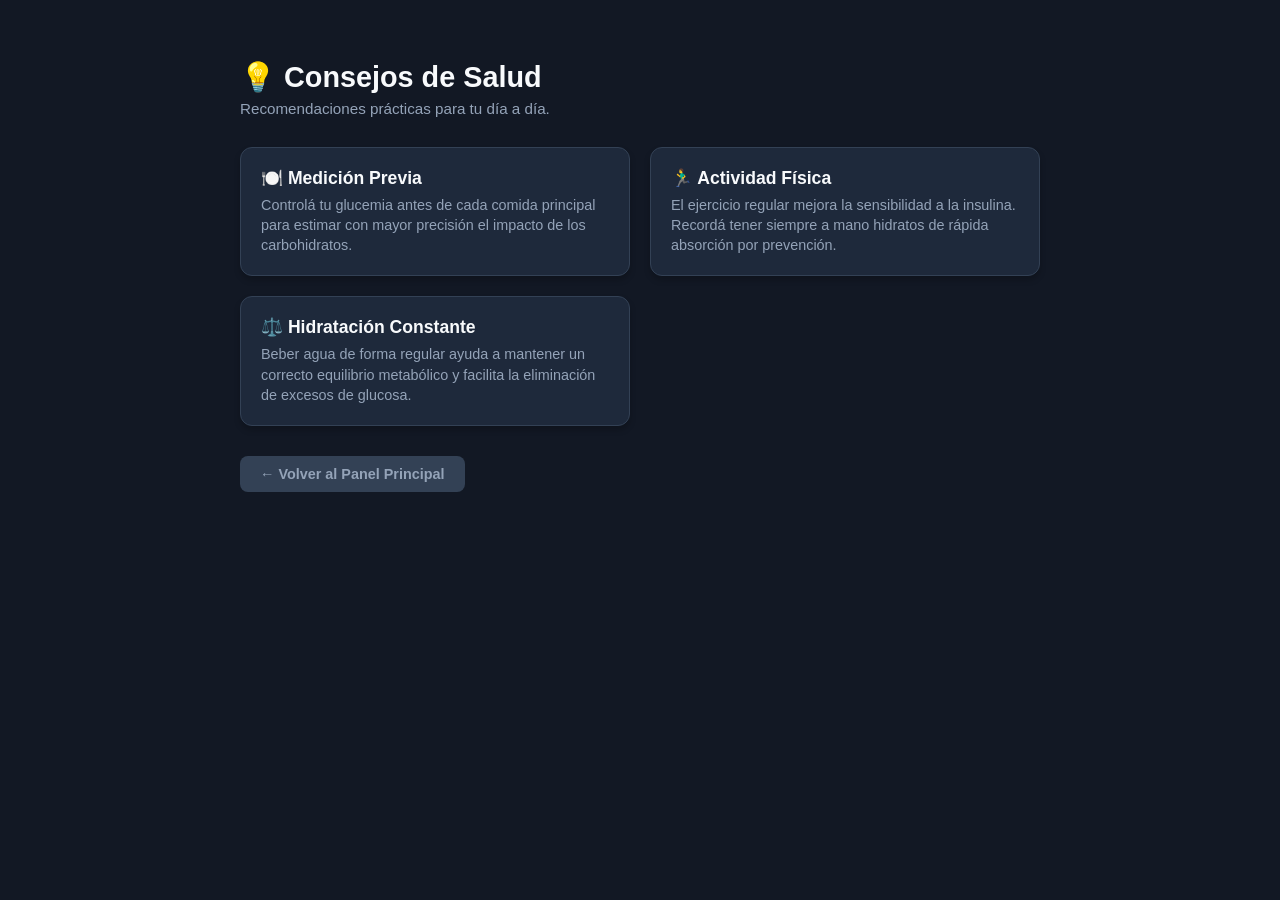
<file: pages/consejos.html>
<!DOCTYPE html>
<html lang="es">
<head>
    <meta charset="UTF-8">
    <meta name="viewport" content="width=device-width, initial-scale=1.0">
    <title>Consejos de Salud - DBTYCS</title>
    <link rel="stylesheet" href="../styles.css">
</head>
<body>
    <div class="container">
        <header>
            <h1>💡 Consejos de Salud</h1>
            <p>Recomendaciones prácticas para tu día a día.</p>
        </header>

        <main>
            <div class="grid">
                <!-- Tarjeta Consejo 1 -->
                <div class="link-card" style="cursor: default;">
                    <div class="title">🍽️ Medición Previa</div>
                    <div class="desc">Controlá tu glucemia antes de cada comida principal para estimar con mayor precisión el impacto de los carbohidratos.</div>
                </div>

                <!-- Tarjeta Consejo 2 -->
                <div class="link-card" style="cursor: default;">
                    <div class="title">🏃‍♂️ Actividad Física</div>
                    <div class="desc">El ejercicio regular mejora la sensibilidad a la insulina. Recordá tener siempre a mano hidratos de rápida absorción por prevención.</div>
                </div>

                <!-- Tarjeta Consejo 3 -->
                <div class="link-card" style="cursor: default;">
                    <div class="title">⚖️ Hidratación Constante</div>
                    <div class="desc">Beber agua de forma regular ayuda a mantener un correcto equilibrio metabólico y facilita la eliminación de excesos de glucosa.</div>
                </div>
            </div>

            <div style="margin-top: 30px;">
                <button class="btn btn-secondary" onclick="window.location.href='../index.html'">← Volver al Panel Principal</button>
            </div>
        </main>
    </div>
</body>
</html>
</file>
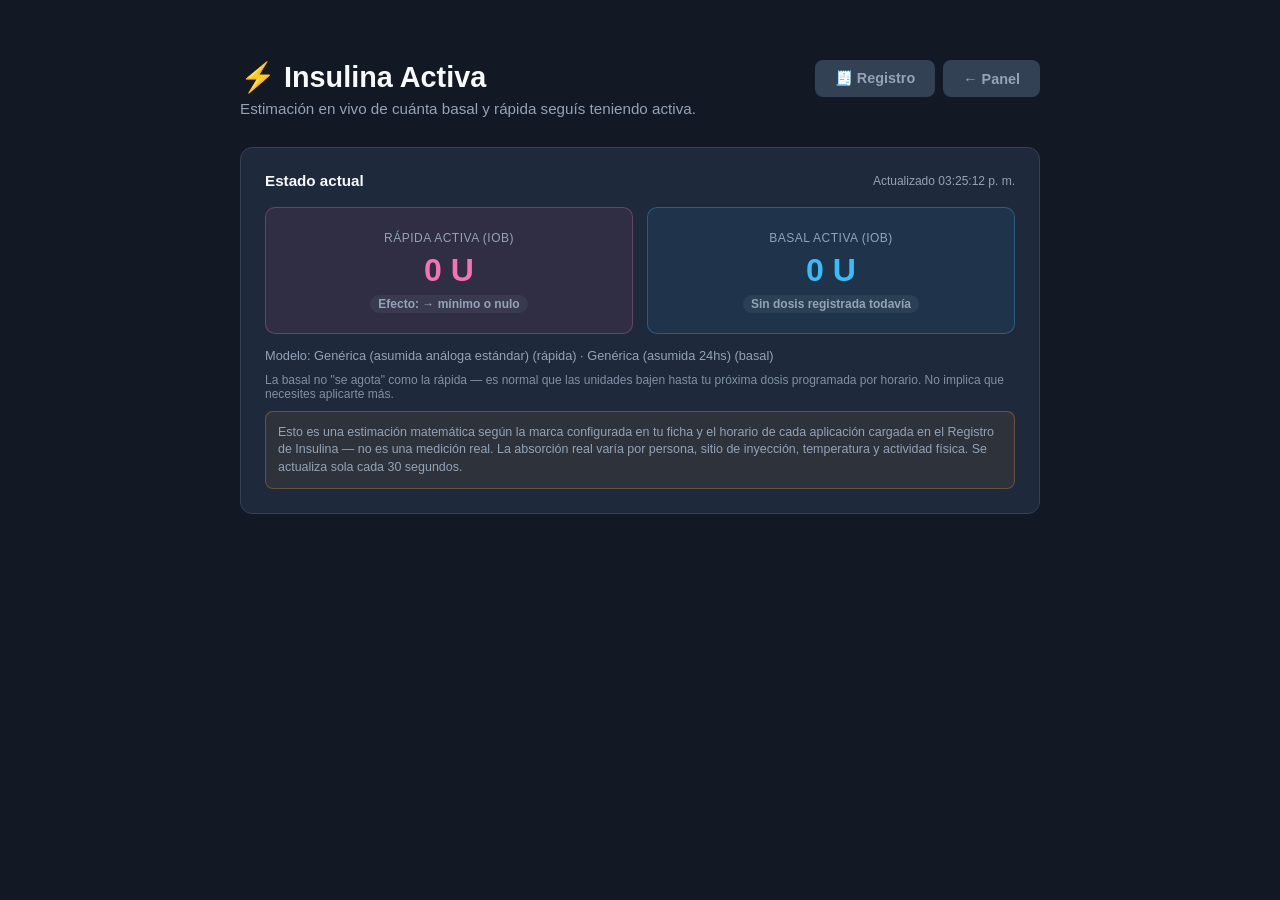
<file: pages/insulinaactiva.html>
<!DOCTYPE html>
<html lang="es">
<head>
<meta charset="UTF-8">
<meta name="viewport" content="width=device-width, initial-scale=1.0">
<title>Insulina Activa - DBTYCS</title>
<link rel="stylesheet" href="../styles.css">
</head>
<body>
<div class="container">
  <header style="display: flex; justify-content: space-between; align-items: flex-start;">
    <div>
      <h1>⚡ Insulina Activa</h1>
      <p>Estimación en vivo de cuánta basal y rápida seguís teniendo activa.</p>
    </div>
    <div style="display: flex; gap: 8px;">
      <button onclick="window.location.href='insulina.html'" class="btn btn-secondary" style="white-space: nowrap;">🧾 Registro</button>
      <button onclick="window.location.href='../index.html'" class="btn btn-secondary" style="white-space: nowrap;">← Panel</button>
    </div>
  </header>

  <main>
    <div class="form-card">
      <div style="display: flex; justify-content: space-between; align-items: center; margin-bottom: 18px; flex-wrap: wrap; gap: 8px;">
        <span style="font-weight: 700; font-size: 0.95rem; color: var(--text-main);">Estado actual</span>
        <span id="iaUltimaActualizacion" style="font-size: 0.75rem; color: var(--text-muted);"></span>
      </div>

      <div style="display: flex; gap: 14px; flex-wrap: wrap; margin-bottom: 14px;">
        <div style="flex: 1; min-width: 140px; text-align: center; padding: 20px; background: rgba(244, 114, 182, 0.08); border: 1px solid rgba(244, 114, 182, 0.3); border-radius: 10px;">
          <span style="font-size: 0.75rem; color: var(--text-muted); text-transform: uppercase; letter-spacing: 0.5px;">Rápida activa (IOB)</span>
          <p id="iaValorRapida" style="font-size: 2rem; font-weight: 700; color: #f472b6; margin: 6px 0 0;">-- U</p>
          <span id="iaTendenciaRapida" class="ia-tendencia"></span>
        </div>
        <div style="flex: 1; min-width: 140px; text-align: center; padding: 20px; background: rgba(56, 189, 248, 0.08); border: 1px solid rgba(56, 189, 248, 0.3); border-radius: 10px;">
          <span style="font-size: 0.75rem; color: var(--text-muted); text-transform: uppercase; letter-spacing: 0.5px;">Basal activa (IOB)</span>
          <p id="iaValorBasal" style="font-size: 2rem; font-weight: 700; color: var(--accent); margin: 6px 0 0;">-- U</p>
          <span id="iaUltimaDosisBasal" class="ia-tendencia ia-tendencia-estable"></span>
        </div>
      </div>

      <p id="iaDetalleModelo" style="font-size: 0.8rem; color: var(--text-muted); margin-bottom: 10px;"></p>
      <p style="font-size: 0.75rem; color: var(--text-muted); opacity: 0.85; margin-bottom: 10px;">La basal no "se agota" como la rápida — es normal que las unidades bajen hasta tu próxima dosis programada por horario. No implica que necesites aplicarte más.</p>

      <div style="background: rgba(232, 162, 61, 0.08); border: 1px solid rgba(232, 162, 61, 0.3); border-radius: 8px; padding: 12px;">
        <p style="font-size: 0.78rem; color: var(--text-muted); line-height: 1.4;">
          Esto es una estimación matemática según la marca configurada en tu ficha y el horario de cada aplicación cargada en el Registro de Insulina — no es una medición real. La absorción real varía por persona, sitio de inyección, temperatura y actividad física. Se actualiza sola cada 30 segundos.
        </p>
      </div>
    </div>
  </main>
</div>

<script src="../js/insulinaactiva.js"></script>
</body>
</html>
</file>
<file: styles.css>
:root {
  --bg: #121824;
  --surface: #1e293b;
  --surface-hover: #334155;
  --border: #334155;
  --text-main: #f8fafc;
  --text-muted: #94a3b8;
  --accent: #38bdf8;
  --accent-hover: #0284c7;
  --text-on-accent: #ffffff;
  --radius: 12px;
}

* {
  box-sizing: border-box;
  margin: 0;
  padding: 0;
}

body {
  background-color: var(--bg);
  color: var(--text-main);
  font-family: -apple-system, BlinkMacSystemFont, "Segoe UI", Roboto, Helvetica, Arial, sans-serif;
  min-height: 100vh;
  padding: 20px;
}

.container {
  max-width: 800px;
  margin: 40px auto;
}

header {
  margin-bottom: 30px;
}

header h1 {
  font-size: 1.8rem;
  font-weight: 700;
  color: var(--text-main);
  margin-bottom: 6px;
}

header p {
  color: var(--text-muted);
  font-size: 0.95rem;
}

.grid {
  display: grid;
  grid-template-columns: repeat(auto-fit, minmax(260px, 1fr));
  gap: 20px;
}

/* TARJETAS DE NAVEGACIÓN Y FICHA MÉDICA */
.link-card {
  background: var(--surface);
  border: 1px solid var(--border);
  border-radius: var(--radius);
  padding: 20px;
  box-shadow: 0 4px 6px rgba(0, 0, 0, 0.2);
  transition: transform 0.2s ease, border-color 0.2s ease, box-shadow 0.2s ease;
  cursor: pointer;
}

.link-card:hover {
  transform: translateY(-2px);
  border-color: var(--surface-hover);
  box-shadow: 0 6px 12px rgba(0, 0, 0, 0.4);
}

.link-card .title {
  font-size: 1.1rem;
  font-weight: 700;
  color: var(--text-main);
  margin-bottom: 6px;
}

.link-card .desc {
  font-size: 0.9rem;
  color: var(--text-muted);
  line-height: 1.4;
}

/* Card genérica (no clickeable) — usada por ej. en el contador de Insulina Activa */
.card {
  background: var(--surface);
  border: 1px solid var(--border);
  border-radius: var(--radius);
  padding: 20px;
  box-shadow: 0 4px 6px rgba(0, 0, 0, 0.2);
}

/* BOTONES GLOBALES */
.btn {
  background-color: var(--accent);
  color: var(--text-on-accent);
  border: none;
  padding: 10px 20px;
  border-radius: 8px;
  font-weight: 600;
  font-size: 0.9rem;
  cursor: pointer;
  transition: background-color 0.2s ease;
}

.btn:hover {
  background-color: var(--accent-hover);
}

.btn-secondary {
  background-color: var(--border);
  color: var(--text-muted);
}

.btn-secondary:hover {
  background-color: var(--surface-hover);
  color: var(--text-main);
}

/* ==========================================
   MODAL GLOBAL (COMPATIBLE CON MAIN.JS Y CSS)
   ========================================== */
.modal {
  display: none; /* Se oculta por defecto y JS lo pasa a flex al abrir */
  position: fixed;
  top: 0;
  left: 0;
  width: 100%;
  height: 100%;
  background: rgba(8, 12, 20, 0.88);
  backdrop-filter: blur(10px);
  -webkit-backdrop-filter: blur(10px);
  justify-content: center;
  align-items: center;
  z-index: 1000;
}

/* Si se usa la clase active manualmente */
.modal.active {
  display: flex !important;
}

.modal-content {
  background: #182232;
  color: var(--text-main);
  border: 1px solid #283952;
  border-top: 4px solid var(--accent);
  border-radius: 14px;
  padding: 32px;
  width: 90%;
  max-width: 560px;
  max-height: 88vh;
  overflow-y: auto;
  box-shadow: 0 25px 50px -12px rgba(0, 0, 0, 0.7);
  animation: modalEntrada 0.25s ease-out forwards;
}

@keyframes modalEntrada {
  from {
    opacity: 0;
    transform: translateY(12px);
  }
  to {
    opacity: 1;
    transform: translateY(0);
  }
}

.modal-content h2 {
  font-size: 1.25rem;
  font-weight: 700;
  color: var(--text-main);
  margin-bottom: 4px;
  letter-spacing: 0.3px;
  display: flex;
  align-items: center;
  gap: 10px;
}

.modal-content h2::before {
  content: "";
  display: inline-block;
  width: 8px;
  height: 8px;
  background-color: var(--accent);
  border-radius: 50%;
  box-shadow: 0 0 8px var(--accent);
}

/* Subtítulo DBTYCS */
.modal-subtitle {
  font-size: 0.75rem;
  font-weight: 600;
  color: var(--accent);
  text-transform: uppercase;
  letter-spacing: 1.5px;
  margin-bottom: 22px;
  padding-bottom: 12px;
  border-bottom: 1px solid var(--border);
  display: block;
}

/* ==========================================
   ESTILOS PESTAÑAS Y AUTENTICACIÓN PROFESIONAL
   ========================================== */
.auth-tabs {
  display: flex;
  border-bottom: 1px solid var(--border);
  margin-bottom: 20px;
  gap: 8px;
}

.tab-btn {
  flex: 1;
  padding: 10px 12px;
  background: transparent;
  border: none;
  border-bottom: 2px solid transparent;
  font-size: 0.95rem;
  font-weight: 600;
  color: var(--text-muted);
  cursor: pointer;
  transition: all 0.2s ease;
}

.tab-btn:hover {
  color: var(--text-main);
}

.tab-btn.active {
  color: var(--accent);
  border-bottom-color: var(--accent);
}

.auth-form {
  display: flex;
  flex-direction: column;
}

/* Estructura clínica de ítems */
.summary-list {
  display: flex;
  flex-direction: column;
  gap: 10px;
}

.summary-item {
  display: flex;
  justify-content: space-between;
  align-items: center;
  padding: 11px 16px;
  background: #111822;
  border-left: 3px solid #334155;
  border-radius: 6px;
  font-size: 0.9rem;
  transition: all 0.2s ease;
}

.summary-item:hover {
  background: #141d2b;
  border-left-color: var(--accent);
}

.summary-item .label {
  font-weight: 600;
  color: var(--text-muted);
  font-size: 0.85rem;
  text-transform: uppercase;
  letter-spacing: 0.5px;
}

.summary-item .value {
  color: var(--text-main);
  font-weight: 600;
  text-align: right;
}

/* REGLAS DE EXPORTACIÓN PDF */
.pdf-export-mode {
  background: #ffffff !important;
  color: #000000 !important;
  padding: 20px !important;
}

.pdf-export-mode .summary-item {
  background: #f8fafc !important;
  border-left: 3px solid #0284c7 !important;
  border-bottom: 1px solid #e2e8f0 !important;
  color: #000000 !important;
}

.pdf-export-mode .summary-item .label,
.pdf-export-mode .summary-item .value {
  color: #000000 !important;
}

/* ==========================================
   REGISTRO DE COMIDAS Y FORMULARIOS
   ========================================== */
.section-title {
  font-size: 1rem;
  font-weight: 700;
  color: var(--text-main);
  margin: 32px 0 14px;
  display: flex;
  align-items: center;
  gap: 8px;
}

.section-title .count-badge {
  font-size: 0.75rem;
  font-weight: 600;
  color: var(--accent);
  background: rgba(56, 189, 248, 0.1);
  border: 1px solid rgba(56, 189, 248, 0.3);
  border-radius: 20px;
  padding: 2px 10px;
}

.form-card {
  background: var(--surface);
  border: 1px solid var(--border);
  border-radius: var(--radius);
  padding: 24px;
}

.form-grid {
  display: grid;
  grid-template-columns: repeat(auto-fit, minmax(180px, 1fr));
  gap: 16px;
  margin-bottom: 16px;
}

.form-grid .form-group {
  margin-bottom: 0;
}

.form-group label {
  display: block;
  margin-bottom: 6px;
  font-weight: 600;
  font-size: 0.85rem;
  color: #cbd5e1;
}

.form-group input,
.form-group select,
.form-group textarea {
  width: 100%;
  padding: 10px 12px;
  background-color: #0f172a;
  border: 1px solid var(--border);
  border-radius: 8px;
  font-size: 0.9rem;
  color: var(--text-main);
  outline: none;
  font-family: inherit;
  transition: border-color 0.2s, box-shadow 0.2s;
}

.form-group input:focus,
.form-group select:focus,
.form-group textarea:focus {
  border-color: var(--accent);
  box-shadow: 0 0 0 3px rgba(56, 189, 248, 0.2);
}

.event-list {
  display: flex;
  flex-direction: column;
  gap: 12px;
}

.event-card {
  background: var(--surface);
  border: 1px solid var(--border);
  border-radius: var(--radius);
  padding: 16px 18px;
}

.event-card-top {
  display: flex;
  justify-content: space-between;
  align-items: flex-start;
  gap: 12px;
  margin-bottom: 10px;
}

.event-card-title {
  font-weight: 700;
  font-size: 0.95rem;
  color: var(--text-main);
  margin-bottom: 2px;
}

.event-card-meta {
  font-size: 0.78rem;
  color: var(--text-muted);
}

.event-card-stats {
  display: flex;
  gap: 14px;
  font-size: 0.8rem;
  color: var(--text-muted);
  margin-bottom: 10px;
  flex-wrap: wrap;
}

.event-card-stats strong {
  color: var(--text-main);
}

.glucose-points {
  display: flex;
  gap: 8px;
  flex-wrap: wrap;
  margin-bottom: 10px;
}

.glucose-point {
  flex: 1;
  min-width: 70px;
  text-align: center;
  padding: 8px 6px;
  border-radius: 8px;
  border: 1px solid var(--border);
  background: #0f172a;
}

.glucose-point .gp-label {
  display: block;
  font-size: 0.68rem;
  color: var(--text-muted);
  text-transform: uppercase;
  letter-spacing: 0.4px;
  margin-bottom: 4px;
}

.glucose-point .gp-value {
  font-size: 0.95rem;
  font-weight: 700;
  color: var(--text-main);
}

.glucose-point.filled {
  border-color: var(--accent);
  background: rgba(56, 189, 248, 0.08);
}

.glucose-point.filled .gp-value {
  color: var(--accent);
}

.glucose-point.pending input {
  width: 100%;
  padding: 4px;
  font-size: 0.85rem;
  text-align: center;
  background: #182232;
  border: 1px solid var(--border);
  border-radius: 4px;
  color: var(--text-main);
}

.event-card-actions {
  display: flex;
  justify-content: flex-end;
  gap: 8px;
}

.btn-small {
  padding: 6px 14px;
  font-size: 0.8rem;
  border-radius: 6px;
}

.empty-state {
  text-align: center;
  padding: 30px 20px;
  color: var(--text-muted);
  font-size: 0.9rem;
  background: var(--surface);
  border: 1px dashed var(--border);
  border-radius: var(--radius);
}

/* ==========================================
   REGISTRO DE INSULINA — acordeón mes → día → datos
   ========================================== */
.ins-month {
  margin-bottom: 10px;
  border: 1px solid var(--border);
  border-radius: var(--radius);
  overflow: hidden;
}

.ins-month-header,
.ins-day-header {
  width: 100%;
  display: flex;
  justify-content: flex-start;
  align-items: center;
  flex-wrap: wrap;
  gap: 10px;
  border: none;
  cursor: pointer;
  text-align: left;
  font-family: inherit;
}

.ins-month-header {
  background: var(--surface);
  padding: 12px 14px;
  font-size: 0.9rem;
}

.ins-month-header:hover {
  background: var(--surface-hover);
}

.ins-month-name {
  font-weight: 700;
  color: var(--text-main);
  text-transform: capitalize;
  flex: 1;
}

.ins-month-body {
  padding: 8px;
  background: #0f172a;
}

.ins-day {
  margin-bottom: 8px;
  border-radius: 8px;
  overflow: hidden;
}

.ins-day:last-child {
  margin-bottom: 0;
}

.ins-day-header {
  background: var(--surface);
  padding: 9px 12px;
  font-size: 0.83rem;
  border-radius: 8px;
}

.ins-day-header:hover {
  background: var(--surface-hover);
}

.ins-day-body {
  padding-top: 4px;
}

.ins-chevron {
  color: var(--text-muted);
  font-size: 0.75rem;
  flex-shrink: 0;
  width: 12px;
}

.day-date {
  font-weight: 700;
  font-size: 0.86rem;
  color: var(--text-main);
  text-transform: capitalize;
  flex: 1;
}

.day-totals {
  display: flex;
  gap: 6px;
  flex-wrap: wrap;
}

.total-pill {
  font-size: 0.7rem;
  font-weight: 700;
  padding: 3px 9px;
  border-radius: 20px;
  border: 1px solid var(--border);
  color: var(--text-muted);
}

.total-pill.basal {
  color: #38bdf8;
  border-color: rgba(56, 189, 248, 0.4);
  background: rgba(56, 189, 248, 0.08);
}

.total-pill.rapida {
  color: #f472b6;
  border-color: rgba(244, 114, 182, 0.4);
  background: rgba(244, 114, 182, 0.08);
}

.total-pill.total {
  color: var(--text-main);
  border-color: var(--surface-hover);
  background: var(--surface-hover);
}

.ins-tabla {
  width: 100%;
  border-collapse: collapse;
  background: var(--surface);
  border-radius: var(--radius);
  overflow: hidden;
}

.ins-tabla tr {
  border-bottom: 1px solid #1b2637;
}

.ins-tabla tr:last-child {
  border-bottom: none;
}

.ins-tabla td {
  padding: 9px 10px;
  font-size: 0.85rem;
  vertical-align: middle;
}

.ins-td-hora {
  color: var(--text-muted);
  font-size: 0.78rem;
  white-space: nowrap;
  width: 1%;
}

.ins-td-unidades {
  font-weight: 700;
  color: var(--text-main);
  white-space: nowrap;
  width: 1%;
}

.ins-td-notas {
  color: var(--text-muted);
  font-size: 0.8rem;
  max-width: 0;
  overflow: hidden;
  text-overflow: ellipsis;
  white-space: nowrap;
}

.ins-td-accion {
  width: 1%;
  text-align: right;
}

.entry-type-badge {
  font-size: 0.7rem;
  font-weight: 700;
  padding: 2px 8px;
  border-radius: 6px;
  white-space: nowrap;
  display: inline-block;
}

.entry-type-badge.basal {
  color: #38bdf8;
  background: rgba(56, 189, 248, 0.12);
}

.entry-type-badge.rapida {
  color: #f472b6;
  background: rgba(244, 114, 182, 0.12);
}

.entry-delete {
  background: none;
  border: none;
  color: var(--text-muted);
  cursor: pointer;
  font-size: 0.85rem;
  padding: 2px 6px;
}

.entry-delete:hover {
  color: #f87171;
}

/* En mobile, las notas dejan de recortarse: pasan a su propia línea */
@media (max-width: 600px) {
  .ins-tabla, .ins-tabla tbody, .ins-tabla tr, .ins-tabla td {
    display: block;
    width: 100%;
  }
  .ins-tabla tr {
    padding: 8px 10px;
    display: flex;
    flex-wrap: wrap;
    align-items: center;
    gap: 6px 10px;
  }
  .ins-td-hora, .ins-td-unidades, .ins-td-accion {
    width: auto;
  }
  .ins-td-notas {
    max-width: 100%;
    white-space: normal;
    flex-basis: 100%;
    order: 5;
  }
  .ins-td-accion {
    margin-left: auto;
  }
}

/* Tendencia de Insulina Activa (subiendo/bajando/estable) */
.ia-tendencia {
  display: inline-block;
  margin-top: 6px;
  font-size: 0.75rem;
  font-weight: 700;
  padding: 2px 8px;
  border-radius: 20px;
}

.ia-tendencia-subiendo {
  color: #fb923c;
  background: rgba(251, 146, 60, 0.12);
}

.ia-tendencia-bajando {
  color: #4ade80;
  background: rgba(74, 222, 128, 0.12);
}

.ia-tendencia-estable {
  color: var(--text-muted);
  background: rgba(148, 163, 184, 0.1);
}

/* ADAPTABILIDAD MÓVIL */
@media (max-width: 600px) {
  body {
    padding: 12px;
  }

  .container {
    margin: 10px auto;
    width: 100%;
  }

  .grid {
    grid-template-columns: 1fr;
    gap: 15px;
  }

  .modal-content {
    padding: 20px;
    width: 95%;
    max-height: 90vh;
  }

  .auth-tabs {
    gap: 4px;
  }

  .tab-btn {
    font-size: 0.88rem;
    padding: 8px;
  }

  /* Headers de todas las páginas: título + botones envuelven en vez de
     desbordar o apretarse (afecta index.html, registro.html, insulina.html,
     insulinaactiva.html, consejos.html — todas comparten esta estructura) */
  header {
    flex-wrap: wrap;
    row-gap: 12px;
  }

  header h1 {
    font-size: 1.4rem;
  }

  header > div:last-child {
    width: 100%;
    justify-content: flex-end;
    flex-wrap: wrap;
  }

  /* Evita el zoom automático de iOS al enfocar un input con fuente chica */
  .form-group input,
  .form-group select,
  .form-group textarea,
  input[type="text"],
  input[type="number"],
  input[type="email"],
  input[type="password"],
  input[type="date"],
  input[type="datetime-local"],
  select,
  textarea {
    font-size: 16px !important;
  }

  /* input[type=datetime-local] tiene un ancho mínimo interno en varios
     navegadores mobile que puede superar el 100% del contenedor y
     desbordar la pantalla — lo forzamos a respetar el ancho disponible. */
  input[type="date"],
  input[type="datetime-local"] {
    width: 100%;
    max-width: 100%;
    min-width: 0;
    box-sizing: border-box;
  }

  /* Tarjetas con menos padding para aprovechar el ancho */
  .form-card,
  .card {
    padding: 16px;
  }

  .form-grid {
    grid-template-columns: 1fr;
    gap: 12px;
  }

  /* Botones de acción de header (Panel, Registro, Activa, Salir, etc.)
     un poco más chicos para que entren varios sin desbordar */
  header .btn,
  header .btn-secondary {
    font-size: 0.8rem;
    padding: 8px 12px;
  }

  /* Calculadora de dosis: botones ya son 100% ancho, solo ajustamos el gap */
  #cardCalculadora > div {
    gap: 8px;
  }

  /* Widget de Insulina Activa: que los dos valores no queden muy angostos */
  .card [style*="min-width: 140px"] {
    min-width: 45% !important;
  }
}

/* ==========================================
   NAVBAR PRINCIPAL — horizontal en desktop, hamburguesa en mobile
   ========================================== */
.navbar-top-mobile {
  display: none;
}

.navbar-items {
  display: flex;
  align-items: center;
  gap: 8px;
  flex-wrap: wrap;
}

.navbar-spacer {
  flex: 1;
}

.navbar-texto-mobile {
  display: none;
}

@media (max-width: 600px) {
  .navbar-top-mobile {
    display: flex !important;
  }

  .navbar-hamburguesa {
    display: block !important;
  }

  .navbar-items {
    display: none;
    flex-direction: column;
    align-items: stretch;
    gap: 8px;
    margin-top: 12px;
    padding-top: 12px;
    border-top: 1px solid var(--border);
  }

  .navbar-items.abierto {
    display: flex;
  }

  .navbar-spacer {
    display: none;
  }

  .navbar-btn,
  .navbar-btn-icono {
    width: 100%;
    justify-content: flex-start !important;
    text-align: left;
  }

  .navbar-texto-mobile {
    display: inline;
    margin-left: 6px;
  }
}
</file>
